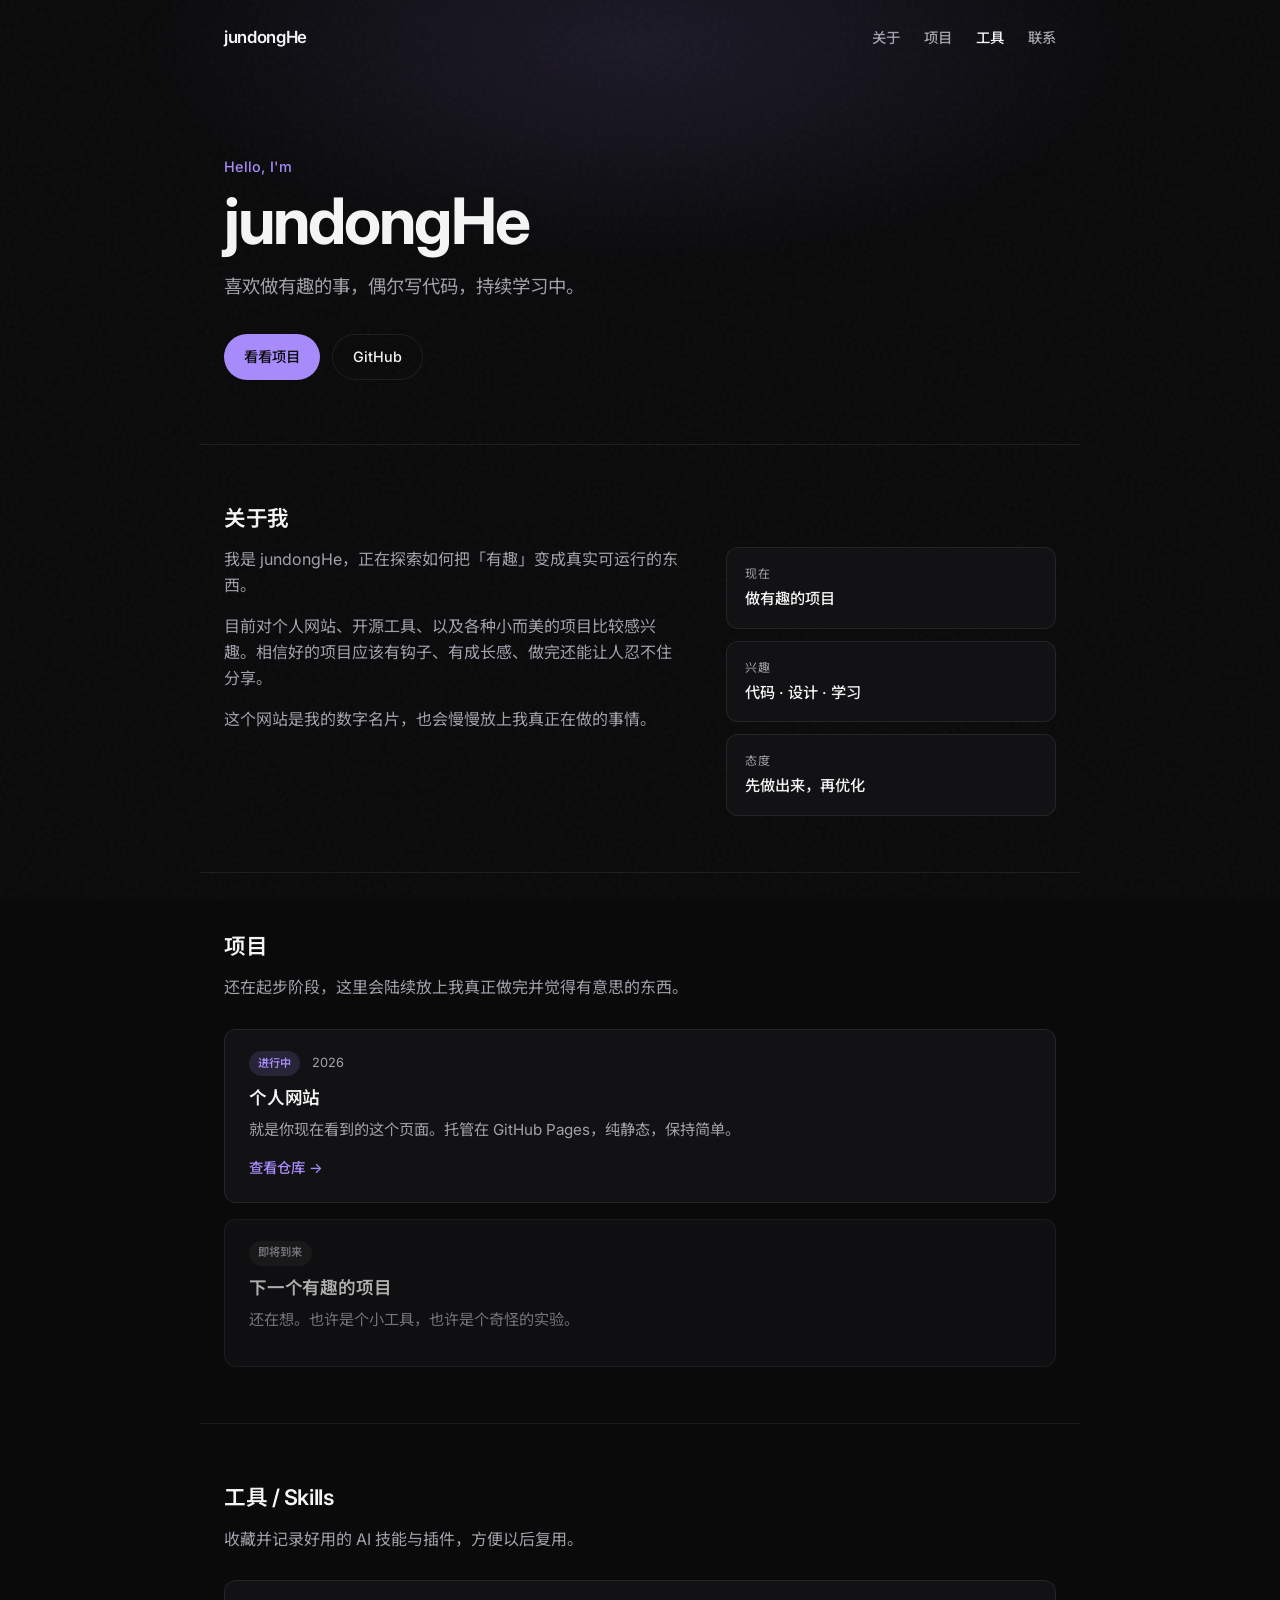
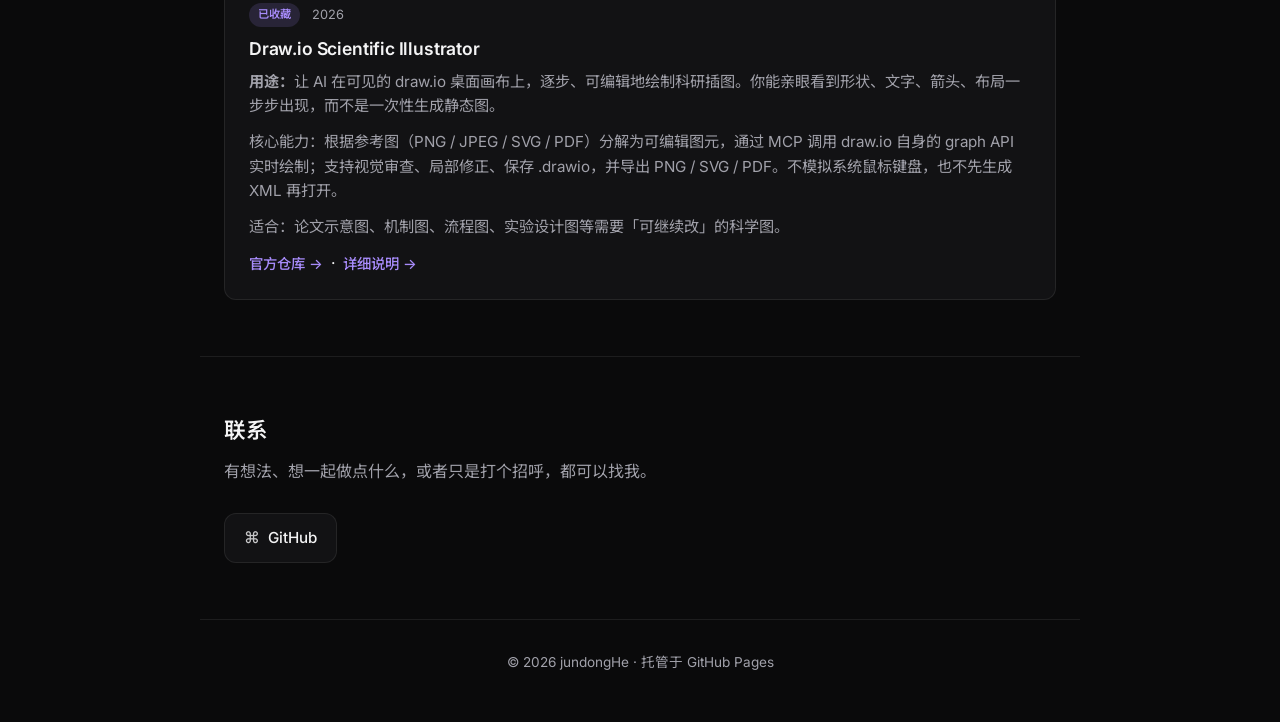
<file: index.html>
<!DOCTYPE html>
<html lang="zh-CN">
<head>
  <meta charset="UTF-8" />
  <meta name="viewport" content="width=device-width, initial-scale=1.0" />
  <title>jundongHe</title>
  <meta name="description" content="jundongHe 的个人主页" />
  <link rel="preconnect" href="https://fonts.googleapis.com" />
  <link rel="preconnect" href="https://fonts.gstatic.com" crossorigin />
  <link href="https://fonts.googleapis.com/css2?family=Inter:wght@400;500;600;700&family=Noto+Sans+SC:wght@400;500;700&display=swap" rel="stylesheet" />
  <link rel="stylesheet" href="style.css" />
</head>
<body>
  <div class="noise"></div>
  <div class="glow"></div>

  <header class="header">
    <div class="logo">jundongHe</div>
    <nav class="nav">
      <a href="#about">关于</a>
      <a href="#projects">项目</a>
      <a href="#skills">工具</a>
      <a href="#contact">联系</a>
    </nav>
  </header>

  <main>
    <section class="hero">
      <p class="eyebrow">Hello, I'm</p>
      <h1 class="name">jundongHe</h1>
      <p class="tagline">喜欢做有趣的事，偶尔写代码，持续学习中。</p>
      <div class="hero-actions">
        <a href="#projects" class="btn primary">看看项目</a>
        <a href="https://github.com/jundongHe" class="btn ghost" target="_blank" rel="noopener">GitHub</a>
      </div>
    </section>

    <section id="about" class="section">
      <h2 class="section-title">关于我</h2>
      <div class="about-grid">
        <div class="about-text">
          <p>我是 jundongHe，正在探索如何把「有趣」变成真实可运行的东西。</p>
          <p>目前对个人网站、开源工具、以及各种小而美的项目比较感兴趣。相信好的项目应该有钩子、有成长感、做完还能让人忍不住分享。</p>
          <p>这个网站是我的数字名片，也会慢慢放上我真正在做的事情。</p>
        </div>
        <div class="about-cards">
          <div class="card">
            <span class="card-label">现在</span>
            <span class="card-value">做有趣的项目</span>
          </div>
          <div class="card">
            <span class="card-label">兴趣</span>
            <span class="card-value">代码 · 设计 · 学习</span>
          </div>
          <div class="card">
            <span class="card-label">态度</span>
            <span class="card-value">先做出来，再优化</span>
          </div>
        </div>
      </div>
    </section>

    <section id="projects" class="section">
      <h2 class="section-title">项目</h2>
      <p class="section-desc">还在起步阶段，这里会陆续放上我真正做完并觉得有意思的东西。</p>
      <div class="project-list">
        <article class="project">
          <div class="project-meta">
            <span class="badge">进行中</span>
            <span class="year">2026</span>
          </div>
          <h3>个人网站</h3>
          <p>就是你现在看到的这个页面。托管在 GitHub Pages，纯静态，保持简单。</p>
          <a href="https://github.com/jundongHe/jundongHe.github.io" class="project-link" target="_blank" rel="noopener">查看仓库 →</a>
        </article>
        <article class="project placeholder">
          <div class="project-meta">
            <span class="badge muted">即将到来</span>
          </div>
          <h3>下一个有趣的项目</h3>
          <p>还在想。也许是个小工具，也许是个奇怪的实验。</p>
        </article>
      </div>
    </section>

    <section id="skills" class="section">
      <h2 class="section-title">工具 / Skills</h2>
      <p class="section-desc">收藏并记录好用的 AI 技能与插件，方便以后复用。</p>
      <div class="project-list">
        <article class="project">
          <div class="project-meta">
            <span class="badge">已收藏</span>
            <span class="year">2026</span>
          </div>
          <h3>Draw.io Scientific Illustrator</h3>
          <p><strong>用途：</strong>让 AI 在可见的 draw.io 桌面画布上，逐步、可编辑地绘制科研插图。你能亲眼看到形状、文字、箭头、布局一步步出现，而不是一次性生成静态图。</p>
          <p style="margin-top:0.6rem;color:var(--text-muted);font-size:0.95rem;">
            核心能力：根据参考图（PNG / JPEG / SVG / PDF）分解为可编辑图元，通过 MCP 调用 draw.io 自身的 graph API 实时绘制；支持视觉审查、局部修正、保存 .drawio，并导出 PNG / SVG / PDF。不模拟系统鼠标键盘，也不先生成 XML 再打开。
          </p>
          <p style="margin-top:0.6rem;color:var(--text-muted);font-size:0.95rem;">
            适合：论文示意图、机制图、流程图、实验设计图等需要「可继续改」的科学图。
          </p>
          <a href="https://github.com/icebird1998/drawio-scientific-illustrator" class="project-link" target="_blank" rel="noopener">官方仓库 →</a>
          &nbsp;·&nbsp;
          <a href="skills/drawio-scientific-illustrator.html" class="project-link">详细说明 →</a>
        </article>
      </div>
    </section>

    <section id="contact" class="section">
      <h2 class="section-title">联系</h2>
      <p class="section-desc">有想法、想一起做点什么，或者只是打个招呼，都可以找我。</p>
      <div class="contact-links">
        <a href="https://github.com/jundongHe" class="contact-item" target="_blank" rel="noopener">
          <span class="contact-icon">⌘</span>
          <span>GitHub</span>
        </a>
      </div>
    </section>
  </main>

  <footer class="footer">
    <p>© 2026 jundongHe · 托管于 GitHub Pages</p>
  </footer>

  <script src="script.js"></script>
</body>
</html>
</file>
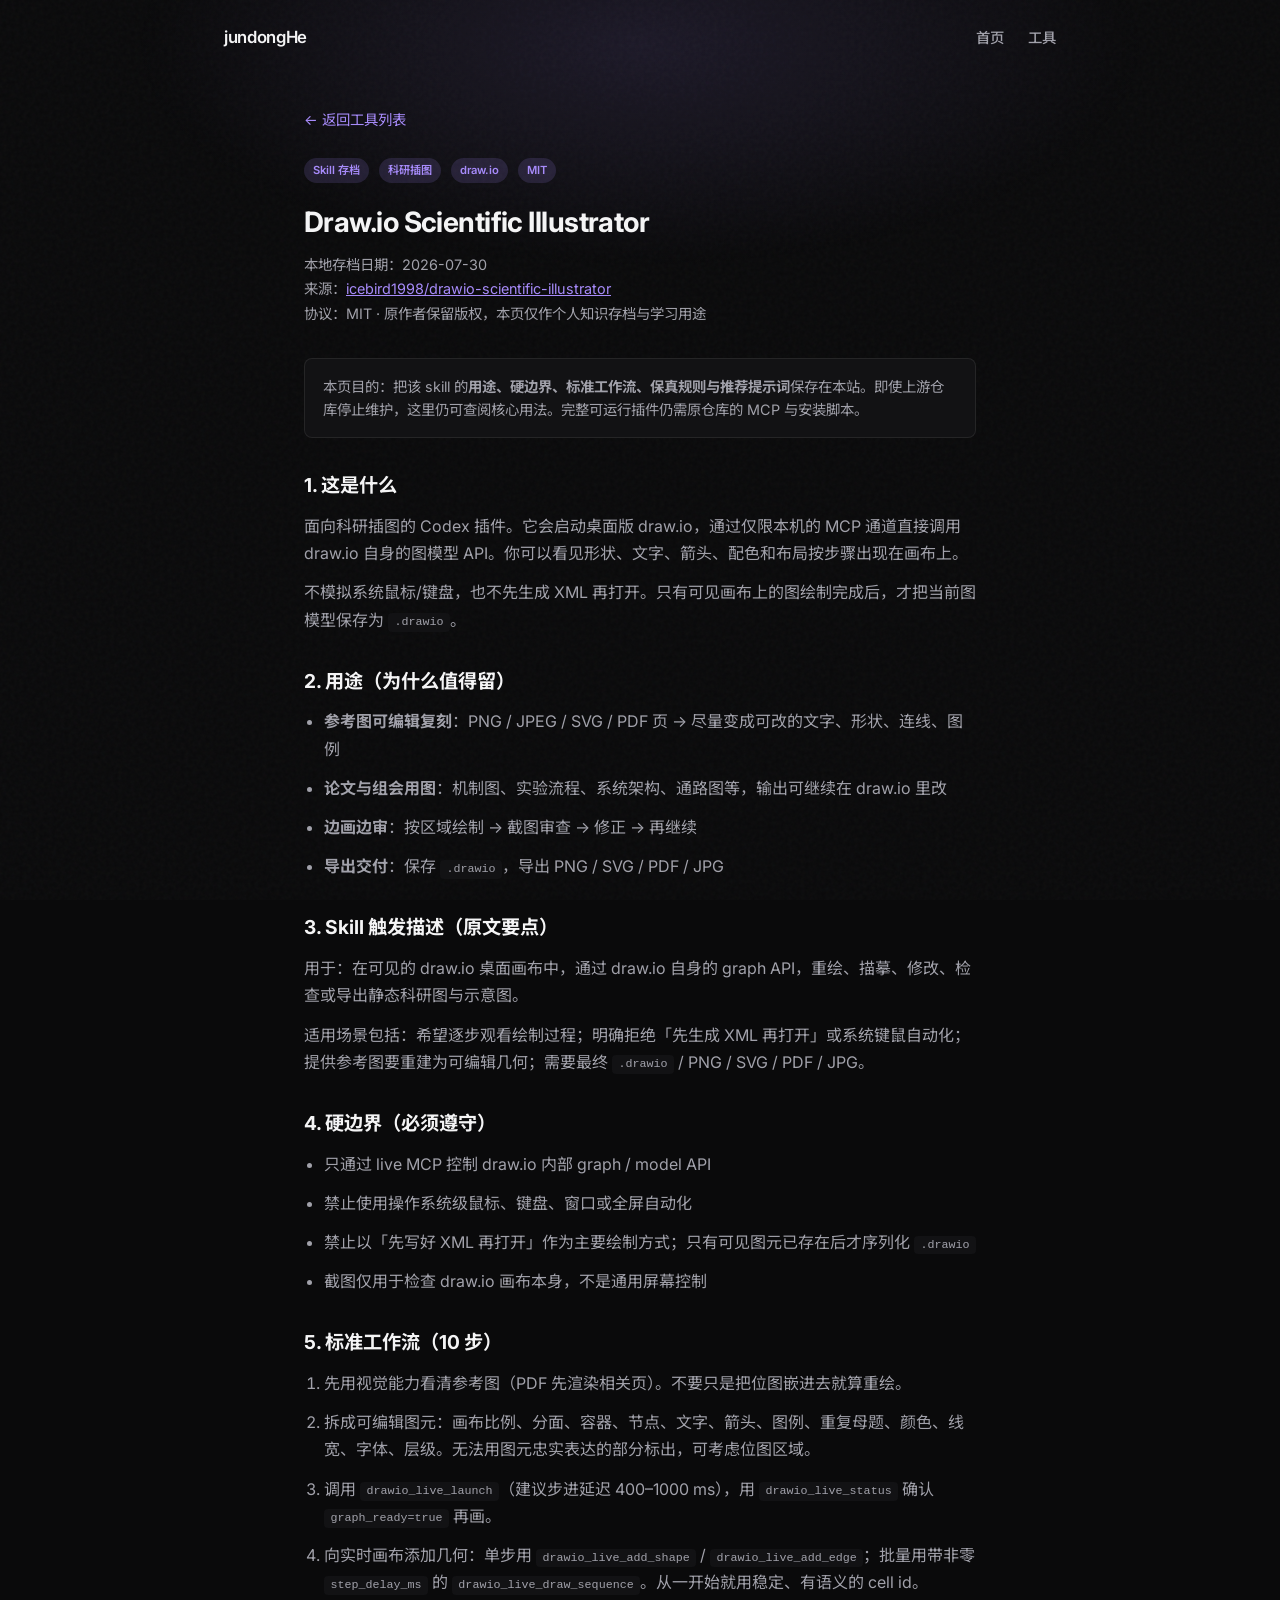
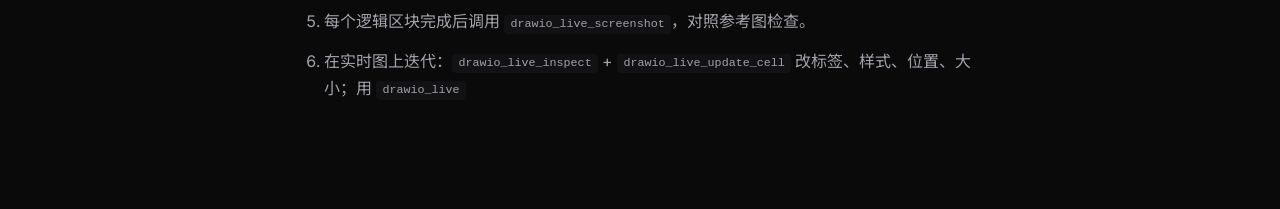
<file: skills/drawio-scientific-illustrator.html>
<!DOCTYPE html>
<html lang="zh-CN">
<head>
  <meta charset="UTF-8" />
  <meta name="viewport" content="width=device-width, initial-scale=1.0" />
  <title>Draw.io Scientific Illustrator · 存档 · jundongHe</title>
  <meta name="description" content="Draw.io Scientific Illustrator 技能存档：用途、工作流、硬边界与推荐提示词" />
  <link rel="preconnect" href="https://fonts.googleapis.com" />
  <link rel="preconnect" href="https://fonts.gstatic.com" crossorigin />
  <link href="https://fonts.googleapis.com/css2?family=Inter:wght@400;500;600;700&family=Noto+Sans+SC:wght@400;500;700&display=swap" rel="stylesheet" />
  <link rel="stylesheet" href="../style.css" />
  <style>
    .content { max-width: 720px; margin: 0 auto; padding: 2rem 1.5rem 4rem; }
    .content h1 { font-size: 1.75rem; margin-bottom: 0.5rem; letter-spacing: -0.02em; }
    .content .meta { color: var(--text-muted); font-size: 0.9rem; margin-bottom: 2rem; }
    .content h2 { font-size: 1.2rem; margin: 2rem 0 0.75rem; color: var(--text); }
    .content h3 { font-size: 1.05rem; margin: 1.25rem 0 0.5rem; color: var(--text); }
    .content p, .content li { color: var(--text-muted); line-height: 1.7; margin-bottom: 0.75rem; }
    .content ul, .content ol { padding-left: 1.25rem; margin-bottom: 1rem; }
    .content code { background: var(--bg-elevated); padding: 0.15rem 0.4rem; border-radius: 4px; font-size: 0.9em; }
    .content pre { background: var(--bg-elevated); border: 1px solid var(--border); border-radius: 8px; padding: 1rem; overflow-x: auto; font-size: 0.85rem; margin: 1rem 0; color: var(--text); white-space: pre-wrap; word-break: break-word; }
    .content a { color: var(--accent); }
    .back { display: inline-block; margin-bottom: 1.5rem; color: var(--text-muted); text-decoration: none; font-size: 0.9rem; }
    .back:hover { color: var(--text); }
    .tag { display: inline-block; font-size: 0.7rem; font-weight: 600; padding: 0.2rem 0.55rem; border-radius: 999px; background: var(--accent-soft); color: var(--accent); margin-right: 0.4rem; margin-bottom: 0.3rem; }
    .note { background: var(--bg-elevated); border: 1px solid var(--border); border-radius: 8px; padding: 1rem 1.15rem; margin: 1.25rem 0; font-size: 0.9rem; color: var(--text-muted); }
  </style>
</head>
<body>
  <div class="noise"></div>
  <div class="glow"></div>

  <header class="header">
    <div class="logo">jundongHe</div>
    <nav class="nav">
      <a href="../index.html">首页</a>
      <a href="../index.html#skills">工具</a>
    </nav>
  </header>

  <main class="content">
    <a href="../index.html#skills" class="back">← 返回工具列表</a>

    <p>
      <span class="tag">Skill 存档</span>
      <span class="tag">科研插图</span>
      <span class="tag">draw.io</span>
      <span class="tag">MIT</span>
    </p>
    <h1>Draw.io Scientific Illustrator</h1>
    <p class="meta">
      本地存档日期：2026-07-30<br />
      来源：<a href="https://github.com/icebird1998/drawio-scientific-illustrator" target="_blank" rel="noopener">icebird1998/drawio-scientific-illustrator</a><br />
      协议：MIT · 原作者保留版权，本页仅作个人知识存档与学习用途
    </p>

    <div class="note">
      本页目的：把该 skill 的<strong>用途、硬边界、标准工作流、保真规则与推荐提示词</strong>保存在本站。即使上游仓库停止维护，这里仍可查阅核心用法。完整可运行插件仍需原仓库的 MCP 与安装脚本。
    </div>

    <h2>1. 这是什么</h2>
    <p>面向科研插图的 Codex 插件。它会启动桌面版 draw.io，通过仅限本机的 MCP 通道直接调用 draw.io 自身的图模型 API。你可以看见形状、文字、箭头、配色和布局按步骤出现在画布上。</p>
    <p>不模拟系统鼠标/键盘，也不先生成 XML 再打开。只有可见画布上的图绘制完成后，才把当前图模型保存为 <code>.drawio</code>。</p>

    <h2>2. 用途（为什么值得留）</h2>
    <ul>
      <li><strong>参考图可编辑复刻</strong>：PNG / JPEG / SVG / PDF 页 → 尽量变成可改的文字、形状、连线、图例</li>
      <li><strong>论文与组会用图</strong>：机制图、实验流程、系统架构、通路图等，输出可继续在 draw.io 里改</li>
      <li><strong>边画边审</strong>：按区域绘制 → 截图审查 → 修正 → 再继续</li>
      <li><strong>导出交付</strong>：保存 <code>.drawio</code>，导出 PNG / SVG / PDF / JPG</li>
    </ul>

    <h2>3. Skill 触发描述（原文要点）</h2>
    <p>用于：在可见的 draw.io 桌面画布中，通过 draw.io 自身的 graph API，重绘、描摹、修改、检查或导出静态科研图与示意图。</p>
    <p>适用场景包括：希望逐步观看绘制过程；明确拒绝「先生成 XML 再打开」或系统键鼠自动化；提供参考图要重建为可编辑几何；需要最终 <code>.drawio</code> / PNG / SVG / PDF / JPG。</p>

    <h2>4. 硬边界（必须遵守）</h2>
    <ul>
      <li>只通过 live MCP 控制 draw.io 内部 graph / model API</li>
      <li>禁止使用操作系统级鼠标、键盘、窗口或全屏自动化</li>
      <li>禁止以「先写好 XML 再打开」作为主要绘制方式；只有可见图元已存在后才序列化 <code>.drawio</code></li>
      <li>截图仅用于检查 draw.io 画布本身，不是通用屏幕控制</li>
    </ul>

    <h2>5. 标准工作流（10 步）</h2>
    <ol>
      <li>先用视觉能力看清参考图（PDF 先渲染相关页）。不要只是把位图嵌进去就算重绘。</li>
      <li>拆成可编辑图元：画布比例、分面、容器、节点、文字、箭头、图例、重复母题、颜色、线宽、字体、层级。无法用图元忠实表达的部分标出，可考虑位图区域。</li>
      <li>调用 <code>drawio_live_launch</code>（建议步进延迟 400–1000 ms），用 <code>drawio_live_status</code> 确认 <code>graph_ready=true</code> 再画。</li>
      <li>向实时画布添加几何：单步用 <code>drawio_live_add_shape</code> / <code>drawio_live_add_edge</code>；批量用带非零 <code>step_delay_ms</code> 的 <code>drawio_live_draw_sequence</code>。从一开始就用稳定、有语义的 cell id。</li>
      <li>每个逻辑区块完成后调用 <code>drawio_live_screenshot</code>，对照参考图检查。</li>
      <li>在实时图上迭代：<code>drawio_live_inspect</code> + <code>drawio_live_update_cell</code> 改标签、样式、位置、大小；用 <code>drawio_live
</file>
<file: style.css>
/* Reset & base */
*, *::before, *::after {
  box-sizing: border-box;
  margin: 0;
  padding: 0;
}

:root {
  --bg: #0a0a0b;
  --bg-elevated: #121214;
  --text: #f4f4f5;
  --text-muted: #a1a1aa;
  --accent: #a78bfa;
  --accent-soft: rgba(167, 139, 250, 0.15);
  --border: rgba(255, 255, 255, 0.08);
  --radius: 12px;
  --font: "Inter", "Noto Sans SC", system-ui, sans-serif;
}

html {
  scroll-behavior: smooth;
}

body {
  font-family: var(--font);
  background: var(--bg);
  color: var(--text);
  line-height: 1.6;
  min-height: 100vh;
  overflow-x: hidden;
}

/* Ambient effects */
.noise {
  position: fixed;
  inset: 0;
  pointer-events: none;
  z-index: 0;
  opacity: 0.035;
  background-image: url("data:image/svg+xml,%3Csvg viewBox='0 0 256 256' xmlns='http://www.w3.org/2000/svg'%3E%3Cfilter id='n'%3E%3CfeTurbulence type='fractalNoise' baseFrequency='0.85' numOctaves='4' stitchTiles='stitch'/%3E%3C/filter%3E%3Crect width='100%25' height='100%25' filter='url(%23n)'/%3E%3C/svg%3E");
}

.glow {
  position: fixed;
  top: -20%;
  left: 50%;
  transform: translateX(-50%);
  width: 80vw;
  height: 50vh;
  background: radial-gradient(ellipse, rgba(167, 139, 250, 0.12) 0%, transparent 70%);
  pointer-events: none;
  z-index: 0;
}

/* Layout */
.header,
main,
.footer {
  position: relative;
  z-index: 1;
}

.header {
  display: flex;
  align-items: center;
  justify-content: space-between;
  max-width: 880px;
  margin: 0 auto;
  padding: 1.5rem 1.5rem;
}

.logo {
  font-weight: 600;
  font-size: 1.05rem;
  letter-spacing: -0.02em;
}

.nav {
  display: flex;
  gap: 1.5rem;
}

.nav a {
  color: var(--text-muted);
  text-decoration: none;
  font-size: 0.9rem;
  font-weight: 500;
  transition: color 0.2s;
}

.nav a:hover {
  color: var(--text);
}

/* Hero */
.hero {
  max-width: 880px;
  margin: 0 auto;
  padding: 5rem 1.5rem 4rem;
}

.eyebrow {
  color: var(--accent);
  font-size: 0.9rem;
  font-weight: 500;
  margin-bottom: 0.5rem;
  letter-spacing: 0.02em;
}

.name {
  font-size: clamp(2.5rem, 8vw, 4rem);
  font-weight: 700;
  letter-spacing: -0.03em;
  line-height: 1.1;
  margin-bottom: 1rem;
}

.tagline {
  color: var(--text-muted);
  font-size: 1.15rem;
  max-width: 28rem;
  margin-bottom: 2rem;
}

.hero-actions {
  display: flex;
  flex-wrap: wrap;
  gap: 0.75rem;
}

.btn {
  display: inline-flex;
  align-items: center;
  padding: 0.65rem 1.25rem;
  border-radius: 999px;
  font-size: 0.9rem;
  font-weight: 500;
  text-decoration: none;
  transition: all 0.2s;
}

.btn.primary {
  background: var(--accent);
  color: #0a0a0b;
}

.btn.primary:hover {
  filter: brightness(1.1);
  transform: translateY(-1px);
}

.btn.ghost {
  background: transparent;
  color: var(--text);
  border: 1px solid var(--border);
}

.btn.ghost:hover {
  background: var(--bg-elevated);
  border-color: rgba(255, 255, 255, 0.15);
}

/* Sections */
.section {
  max-width: 880px;
  margin: 0 auto;
  padding: 3.5rem 1.5rem;
  border-top: 1px solid var(--border);
}

.section-title {
  font-size: 1.35rem;
  font-weight: 600;
  letter-spacing: -0.02em;
  margin-bottom: 0.75rem;
}

.section-desc {
  color: var(--text-muted);
  margin-bottom: 1.75rem;
  max-width: 36rem;
}

/* About */
.about-grid {
  display: grid;
  gap: 2rem;
}

@media (min-width: 640px) {
  .about-grid {
    grid-template-columns: 1.4fr 1fr;
    gap: 2.5rem;
  }
}

.about-text p {
  color: var(--text-muted);
  margin-bottom: 1rem;
}

.about-text p:last-child {
  margin-bottom: 0;
}

.about-cards {
  display: flex;
  flex-direction: column;
  gap: 0.75rem;
}

.card {
  background: var(--bg-elevated);
  border: 1px solid var(--border);
  border-radius: var(--radius);
  padding: 1rem 1.15rem;
  display: flex;
  flex-direction: column;
  gap: 0.25rem;
}

.card-label {
  font-size: 0.75rem;
  color: var(--text-muted);
  text-transform: uppercase;
  letter-spacing: 0.04em;
}

.card-value {
  font-weight: 500;
  font-size: 0.95rem;
}

/* Projects */
.project-list {
  display: flex;
  flex-direction: column;
  gap: 1rem;
}

.project {
  background: var(--bg-elevated);
  border: 1px solid var(--border);
  border-radius: var(--radius);
  padding: 1.35rem 1.5rem;
  transition: border-color 0.2s;
}

.project:hover {
  border-color: rgba(167, 139, 250, 0.35);
}

.project.placeholder {
  opacity: 0.7;
}

.project-meta {
  display: flex;
  align-items: center;
  gap: 0.75rem;
  margin-bottom: 0.5rem;
}

.badge {
  font-size: 0.7rem;
  font-weight: 600;
  padding: 0.2rem 0.55rem;
  border-radius: 999px;
  background: var(--accent-soft);
  color: var(--accent);
  letter-spacing: 0.02em;
}

.badge.muted {
  background: rgba(255, 255, 255, 0.06);
  color: var(--text-muted);
}

.year {
  font-size: 0.8rem;
  color: var(--text-muted);
}

.project h3 {
  font-size: 1.1rem;
  font-weight: 600;
  margin-bottom: 0.4rem;
  letter-spacing: -0.01em;
}

.project p {
  color: var(--text-muted);
  font-size: 0.95rem;
  margin-bottom: 0.75rem;
}

.project-link {
  color: var(--accent);
  text-decoration: none;
  font-size: 0.9rem;
  font-weight: 500;
}

.project-link:hover {
  text-decoration: underline;
}

/* Contact */
.contact-links {
  display: flex;
  flex-wrap: wrap;
  gap: 0.75rem;
}

.contact-item {
  display: inline-flex;
  align-items: center;
  gap: 0.5rem;
  padding: 0.7rem 1.2rem;
  background: var(--bg-elevated);
  border: 1px solid var(--border);
  border-radius: var(--radius);
  color: var(--text);
  text-decoration: none;
  font-weight: 500;
  font-size: 0.95rem;
  transition: all 0.2s;
}

.contact-item:hover {
  border-color: rgba(167, 139, 250, 0.4);
  background: var(--accent-soft);
}

.contact-icon {
  font-size: 1rem;
  opacity: 0.8;
}

/* Footer */
.footer {
  max-width: 880px;
  margin: 0 auto;
  padding: 2rem 1.5rem 3rem;
  border-top: 1px solid var(--border);
  text-align: center;
}

.footer p {
  font-size: 0.85rem;
  color: var(--text-muted);
}

/* Subtle entrance */
.hero,
.section {
  animation: fadeUp 0.6s ease both;
}

.section:nth-of-type(2) { animation-delay: 0.08s; }
.section:nth-of-type(3) { animation-delay: 0.16s; }
.section:nth-of-type(4) { animation-delay: 0.24s; }

@keyframes fadeUp {
  from {
    opacity: 0;
    transform: translateY(12px);
  }
  to {
    opacity: 1;
    transform: translateY(0);
  }
}
</file>
